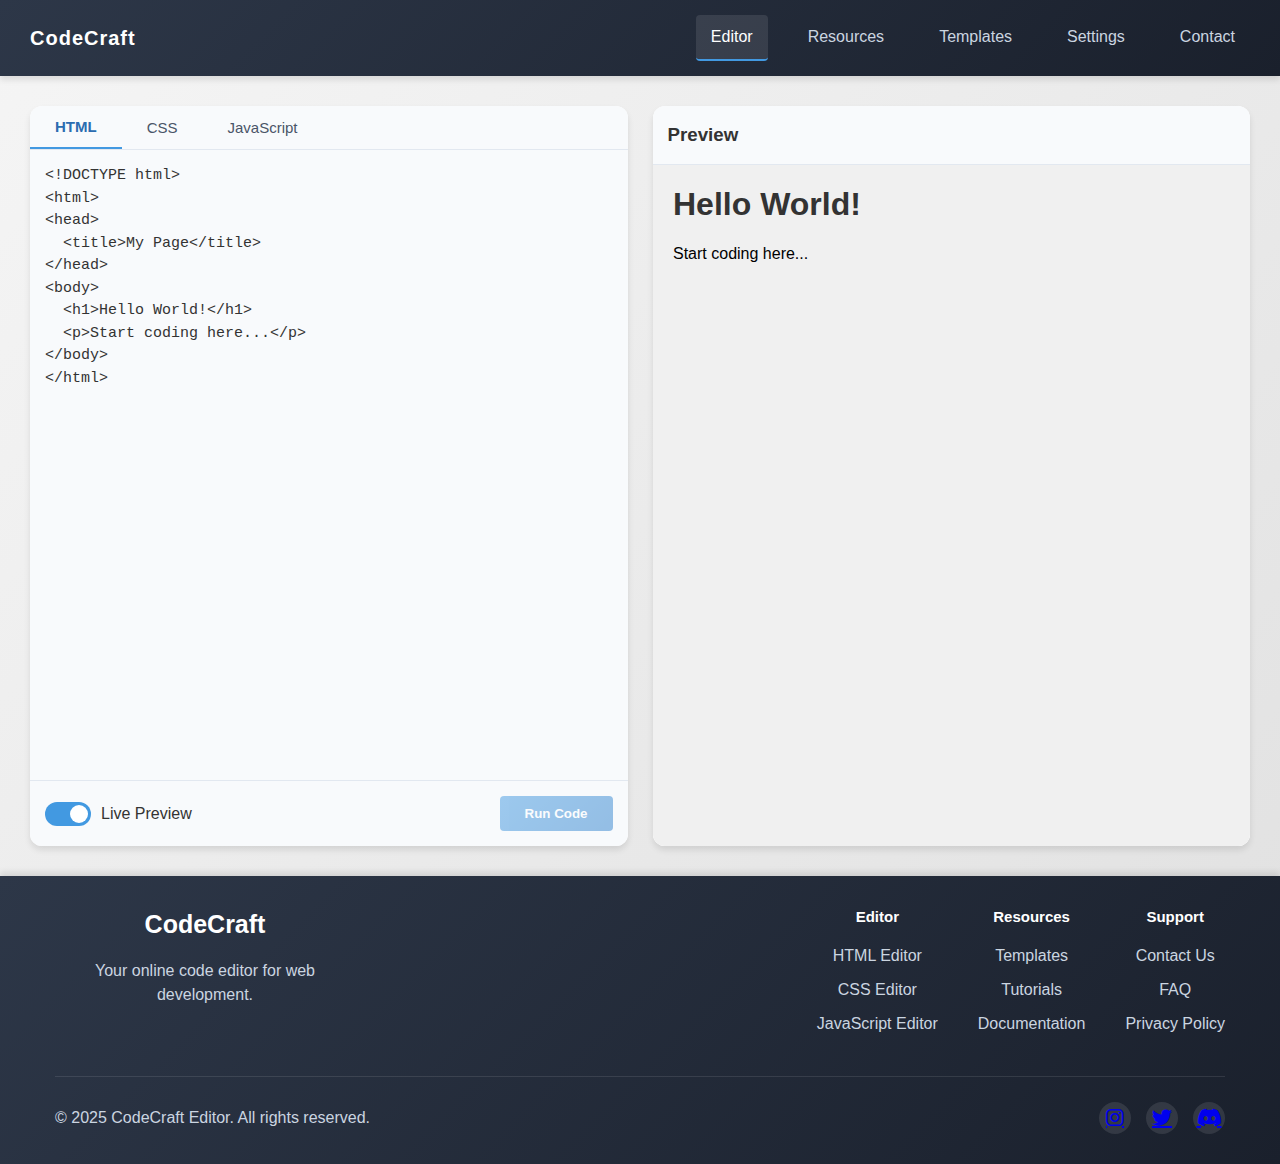
<file: index.html>
<html>
<head>
    <title>CodeCraft - Web Code Editor</title>
    <link rel="stylesheet" href="final.css">
    <link rel="stylesheet" href="footer.css">
    <link rel="stylesheet" href="https://cdnjs.cloudflare.com/ajax/libs/font-awesome/6.0.0/css/all.min.css">
</head>
<body>
    <header>
        <div class="logo">
            <h1>CodeCraft</h1>
        </div>
        
        <div class="hamburger-menu">
            <div class="hamburger-icon">
                <span></span>
                <span></span>
                <span></span>
            </div>
        </div>
        
        <nav id="main-nav">
            <ul>
                <li><a href="index.html" class="active">Editor</a></li>
                <li><a href="resources.html">Resources</a></li>
                <li><a href="templates.html">Templates</a></li>
                <li><a href="settings.html">Settings</a></li>
                <li><a href="contact.html">Contact</a></li>
            </ul>
        </nav>
    </header>

    <main>
        <div class="editor-container">
            <div class="editor-section">
                <div class="tabs">
                    <button class="tab-btn active" data-target="html-editor">HTML</button>
                    <button class="tab-btn" data-target="css-editor">CSS</button>
                    <button class="tab-btn" data-target="js-editor">JavaScript</button>
                </div>
                
                <div class="editor-tabs">
                    <div id="html-editor" class="editor-tab active">
                        <textarea id="html-code" placeholder="Enter HTML code here..."></textarea>
                    </div>
                    
                    <div id="css-editor" class="editor-tab">
                        <textarea id="css-code" placeholder="Enter CSS code here..."></textarea>
                    </div>
                    
                    <div id="js-editor" class="editor-tab">
                        <textarea id="js-code" placeholder="Enter JavaScript code here..."></textarea>
                    </div>
                </div>
                
                <div class="editor-controls">
                    <div class="preview-toggle">
                        <label class="switch">
                            <input type="checkbox" id="live-toggle">
                            <span class="slider round"></span>
                        </label>
                        <span id="toggle-label">Live Preview</span>
                    </div>
                    
                    <button id="run-btn">Run Code</button>
                </div>
            </div>
            
            <div class="preview-section">
                <h3>Preview</h3>
                <iframe id="preview-frame" title="Code Preview"></iframe>
            </div>
        </div>
    </main>

    <footer>
        <div class="footer-container">
            <div class="footer-main">
                <div class="footer-brand">
                    <h2>CodeCraft</h2>
                    <p>Your online code editor for web development.</p>
                </div>
                
                <div class="footer-links">
                    <div class="footer-section">
                        <h3>Editor</h3>
                        <ul>
                            <li><a href="index.html">HTML Editor</a></li>
                            <li><a href="index.html">CSS Editor</a></li>
                            <li><a href="index.html">JavaScript Editor</a></li>
                        </ul>
                    </div>
                    
                    <div class="footer-section">
                        <h3>Resources</h3>
                        <ul>
                            <li><a href="templates.html">Templates</a></li>
                            <li><a href="resources.html">Tutorials</a></li>
                            <li><a href="resources.html">Documentation</a></li>
                        </ul>
                    </div>
                    
                    <div class="footer-section">
                        <h3>Support</h3>
                        <ul>
                            <li><a href="contact.html">Contact Us</a></li>
                            <li><a href="contact.html">FAQ</a></li>
                            <li><a href="#">Privacy Policy</a></li>
                        </ul>
                    </div>
                </div>
            </div>
            
            <div class="footer-bottom">
                <p>&copy; 2025 CodeCraft Editor. All rights reserved.</p>
                
                <div class="social-icons">
                    <a href="#"><i class="fab fa-instagram"></i></a>
                    <a href="#"><i class="fab fa-twitter"></i></a>
                     <a href="#"><i class="fab fa-discord"></i></a>
            </div>
        </div>
    </footer>

    <script src="script.js"></script>
    <script>
        // Load theme from localStorage
        function loadTheme() {
            const currentTheme = localStorage.getItem('currentTheme') || 'light';
            applyTheme(currentTheme);
        }
        
        // Apply theme to page
        function applyTheme(theme) {
            // Remove all theme classes first
            document.body.classList.remove('theme-light', 'theme-dark', 'theme-contrast');
            
            // Add selected theme class
            document.body.classList.add(`theme-${theme}`);
            
            // Update CSS custom properties for theme colors
            const root = document.documentElement;
            
            if (theme === 'light') {
                root.style.setProperty('--bg-color', '#f8f9fa');
                root.style.setProperty('--text-color', '#333333');
                root.style.setProperty('--primary-color', '#4299e1');
                root.style.setProperty('--secondary-color', '#ebf8ff');
                root.style.setProperty('--border-color', '#e2e8f0');
            } else if (theme === 'dark') {
                root.style.setProperty('--bg-color', '#1a202c');
                root.style.setProperty('--text-color', '#e2e8f0');
                root.style.setProperty('--primary-color', '#63b3ed');
                root.style.setProperty('--secondary-color', '#2d3748');
                root.style.setProperty('--border-color', '#4a5568');
            } 
            else if (theme === 'contrast') {
                root.style.setProperty('--bg-color', '#000000');
                root.style.setProperty('--text-color', '#ffffff');
                root.style.setProperty('--primary-color', '#ffff00');
                root.style.setProperty('--secondary-color', '#0000ff');
                root.style.setProperty('--border-color', '#ffffff');
            }
        }
        
        // Initialize theme on page load
        document.addEventListener('DOMContentLoaded', function() {
            loadTheme();
        });
        
        // Load theme immediately in case DOMContentLoaded has already fired
        if (document.readyState === 'complete' || document.readyState === 'interactive') {
            loadTheme();
        }
    </script>
</body>
</html>
</file>
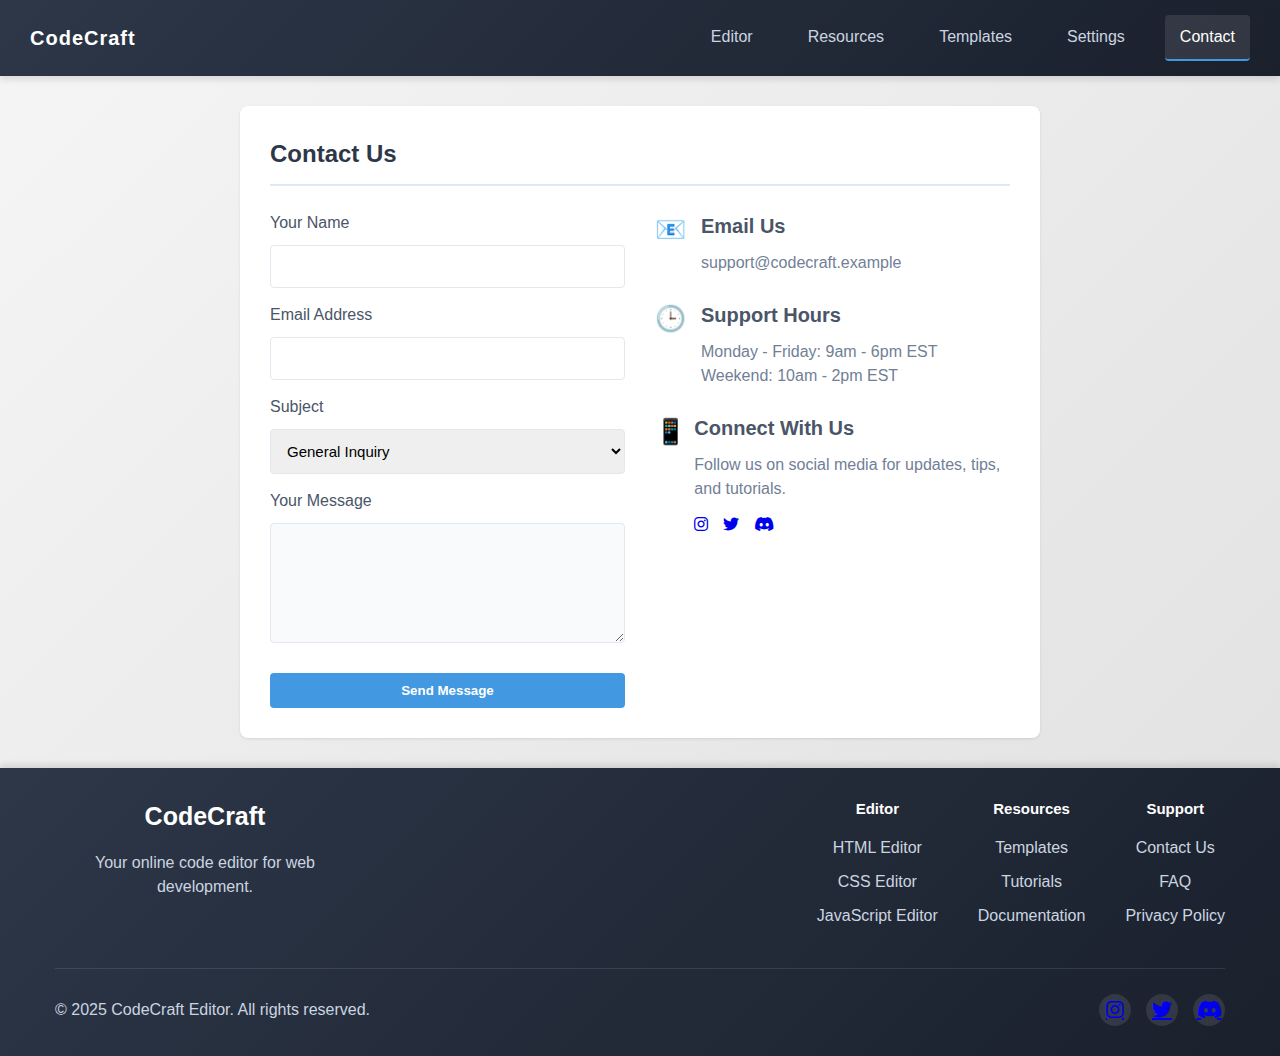
<file: contact.html>
<html>
<head>
    <title>CodeCraft - Contact Us</title>
    <link rel="stylesheet" href="final.css">
    <link rel="stylesheet" href="footer.css">
    <link rel="stylesheet" href="https://cdnjs.cloudflare.com/ajax/libs/font-awesome/6.0.0/css/all.min.css">
    <style>
        .contact-container {
            max-width: 800px;
            margin: 0 auto;
            background-color: white;
            border-radius: 8px;
            box-shadow: 0 1px 3px rgba(0, 0, 0, 0.1);
            padding: 30px;
        }

        .contact-container h2 {
            margin-bottom: 25px;
            color: #2d3748;
            border-bottom: 2px solid #e2e8f0;
            padding-bottom: 12px;
        }

        .contact-grid {
            display: grid;
            grid-template-columns: 1fr 1fr;
            gap: 30px;
        }

        .contact-form {
            display: flex;
            flex-direction: column;
            gap: 15px;
        }

        .form-group {
            display: flex;
            flex-direction: column;
            gap: 10px;
        }

        .form-group label {
            font-weight: 500;
            color: #4a5568;
        }

        .form-group input,
        .form-group textarea,
        .form-group select {
            padding: 12px;
            border-radius: 4px;
            border: 1px solid #e2e8f0;
            font-size: 15px;
        }

        .form-group textarea {
            resize: vertical;
            min-height: 120px;
        }

        .submit-btn {
            padding: 10px 25px;
            background-color: #4299e1;
            color: white;
            border: none;
            border-radius: 4px;
            font-weight: 600;
            cursor: pointer;
            margin-top: 15px;
            transition: background-color 0.3s;
        }

        .submit-btn:hover {
            background-color: #3182ce;
        }

        .contact-info {
            display: flex;
            flex-direction: column;
            gap: 25px;
        }

        .info-item {
            display: flex;
            align-items: flex-start;
            gap: 15px;
        }

        .info-icon {
            min-width: 24px;
            font-size: 25px;
            color: #4299e1;
        }

        .info-content h3 {
            margin-bottom: 10px;
            color: #4a5568;
            font-size: 20px
        }

        .info-content p {
            color: #718096;
            line-height: 1.5;
        }

        .social-list {
            display: flex;
            gap: 15px;
            margin-top: 15px;
        }


        .success-message {
            background-color: #c6f6d5;
            color: #2f855a;
            padding: 15px;
            border-radius: 4px;
            margin-bottom: 15px;
            display: none;
        }

        @media (max-width: 768px) {
            .contact-grid {
                grid-template-columns: 1fr;
            }
            
            .contact-info {
                order: -1;
                margin-bottom: 30px;
            }
        }
    </style>
</head>
<body>
    <header>
        <div class="logo">
            <h1>CodeCraft</h1>
        </div>
        
        <div class="hamburger-menu">
            <div class="hamburger-icon">
                <span></span>
                <span></span>
                <span></span>
            </div>
        </div>
        
        <nav id="main-nav">
            <ul>
                <li><a href="index.html">Editor</a></li>
                <li><a href="resources.html">Resources</a></li>
                <li><a href="templates.html">Templates</a></li>
                <li><a href="settings.html">Settings</a></li>
                <li><a href="contact.html" class="active">Contact</a></li>
            </ul>
        </nav>
    </header>

    <main>
        <div class="contact-container">
            <h2>Contact Us</h2>
            
            <div class="success-message" id="success-message">
                Your message has been sent successfully. We'll get back to you soon!
            </div>
            
            <div class="contact-grid">
                <div >
                    <form id="contact-form" class="contact-form">
                        <div class="form-group">
                            <label for="name">Your Name</label>
                            <input type="text" id="name" name="name" required>
                        </div>
                        
                        <div class="form-group">
                            <label for="email">Email Address</label>
                            <input type="email" id="email" name="email" required>
                        </div>
                        
                        <div class="form-group">
                            <label for="subject">Subject</label>
                            <select id="subject" name="subject">
                                <option value="general">General Inquiry</option>
                                <option value="support">Technical Support</option>
                                <option value="feedback">Feedback</option>
                                <option value="other">Other</option>
                            </select>
                        </div>
                        
                        <div class="form-group">
                            <label for="message">Your Message</label>
                            <textarea id="message" name="message" required></textarea>
                        </div>
                        
                        <button type="submit" class="submit-btn">Send Message</button>
                    </form>
                </div>
                
                <div class="contact-info">
                    <div class="info-item">
                        <div class="info-icon">📧</div>
                        <div class="info-content">
                            <h3>Email Us</h3>
                            <p>support@codecraft.example</p>
                        </div>
                    </div>
                    
                    <div class="info-item">
                        <div class="info-icon">🕒</div>
                        <div class="info-content">
                            <h3>Support Hours</h3>
                            <p>Monday - Friday: 9am - 6pm EST</p>
                            <p>Weekend: 10am - 2pm EST</p>
                        </div>
                    </div>
                    
                    <div class="info-item">
                        <div class="info-icon">📱</div>
                        <div class="info-content">
                            <h3>Connect With Us</h3>
                            <p>Follow us on social media for updates, tips, and tutorials.</p>
                            <div class="social-list">
                                <a href="#"><i class="fab fa-instagram"></i></a>
                                <a href="#"><i class="fab fa-twitter"></i></a>
                                <a href="#"><i class="fab fa-discord"></i></a>
                            </div>
                        </div>
                    </div>
                </div>
            </div>
        </div>
    </main>

    <footer>
        <div class="footer-container">
            <div class="footer-main">
                <div class="footer-brand">
                    <h2>CodeCraft</h2>
                    <p>Your online code editor for web development.</p>
                </div>
                
                <div class="footer-links">
                    <div class="footer-section">
                        <h3>Editor</h3>
                        <ul>
                            <li><a href="index.html">HTML Editor</a></li>
                            <li><a href="index.html">CSS Editor</a></li>
                            <li><a href="index.html">JavaScript Editor</a></li>
                        </ul>
                    </div>
                    
                    <div class="footer-section">
                        <h3>Resources</h3>
                        <ul>
                            <li><a href="templates.html">Templates</a></li>
                            <li><a href="resources.html">Tutorials</a></li>
                            <li><a href="resources.html">Documentation</a></li>
                        </ul>
                    </div>
                    
                    <div class="footer-section">
                        <h3>Support</h3>
                        <ul>
                            <li><a href="contact.html">Contact Us</a></li>
                            <li><a href="contact.html">FAQ</a></li>
                            <li><a href="#">Privacy Policy</a></li>
                        </ul>
                    </div>
                </div>
            </div>
            
            <div class="footer-bottom">
                <p>&copy; 2025 CodeCraft Editor. All rights reserved.</p>
                
                <div class="social-icons">
                    <a href="#"><i class="fab fa-instagram"></i></a>
                    <a href="#"><i class="fab fa-twitter"></i></a>
                     <a href="#"><i class="fab fa-discord"></i></a>
            </div>
        </div>
    </footer>

    <script>
        // Load theme from localStorage
        function loadTheme() {
            const currentTheme = localStorage.getItem('currentTheme') || 'light';
            applyTheme(currentTheme);
        }
        
        // Apply theme to page
        function applyTheme(theme) {
            // Remove all theme classes first
            document.body.classList.remove('theme-light', 'theme-dark', 'theme-contrast');
            
            // Add selected theme class
            document.body.classList.add(`theme-${theme}`);
            
            // Update CSS custom properties for theme colors
            const root = document.documentElement;
            
            if (theme === 'light') {
                root.style.setProperty('--bg-color', '#f8f9fa');
                root.style.setProperty('--text-color', '#333333');
                root.style.setProperty('--primary-color', '#4299e1');
                root.style.setProperty('--secondary-color', '#ebf8ff');
                root.style.setProperty('--border-color', '#e2e8f0');
            } else if (theme === 'dark') {
                root.style.setProperty('--bg-color', '#1a202c');
                root.style.setProperty('--text-color', '#e2e8f0');
                root.style.setProperty('--primary-color', '#63b3ed');
                root.style.setProperty('--secondary-color', '#2d3748');
                root.style.setProperty('--border-color', '#4a5568');
            }
            else if (theme === 'contrast') {
                root.style.setProperty('--bg-color', '#000000');
                root.style.setProperty('--text-color', '#ffffff');
                root.style.setProperty('--primary-color', '#ffff00');
                root.style.setProperty('--secondary-color', '#0000ff');
                root.style.setProperty('--border-color', '#ffffff');
            }
        }

        // Initialize theme on page load
        document.addEventListener('DOMContentLoaded', function() {
            loadTheme();
        });
        
        // Load theme immediately in case DOMContentLoaded has already fired
        if (document.readyState === 'complete' || document.readyState === 'interactive') {
            loadTheme();
        }
        
        
        document.querySelector('.hamburger-icon').addEventListener('click', function() {
            this.classList.toggle('active');
            document.getElementById('main-nav').classList.toggle('active');
        });
        
        
        document.getElementById('contact-form').addEventListener('submit', function(e) {
            e.preventDefault();
        
            setTimeout(() => {
                document.getElementById('success-message').style.display = 'block';
                this.reset();
                
                setTimeout(() => {
                    document.getElementById('success-message').style.display = 'none';
                }, 5000);
            }, 1000);
        });
        
        
    </script>
</body>
</html>
</file>
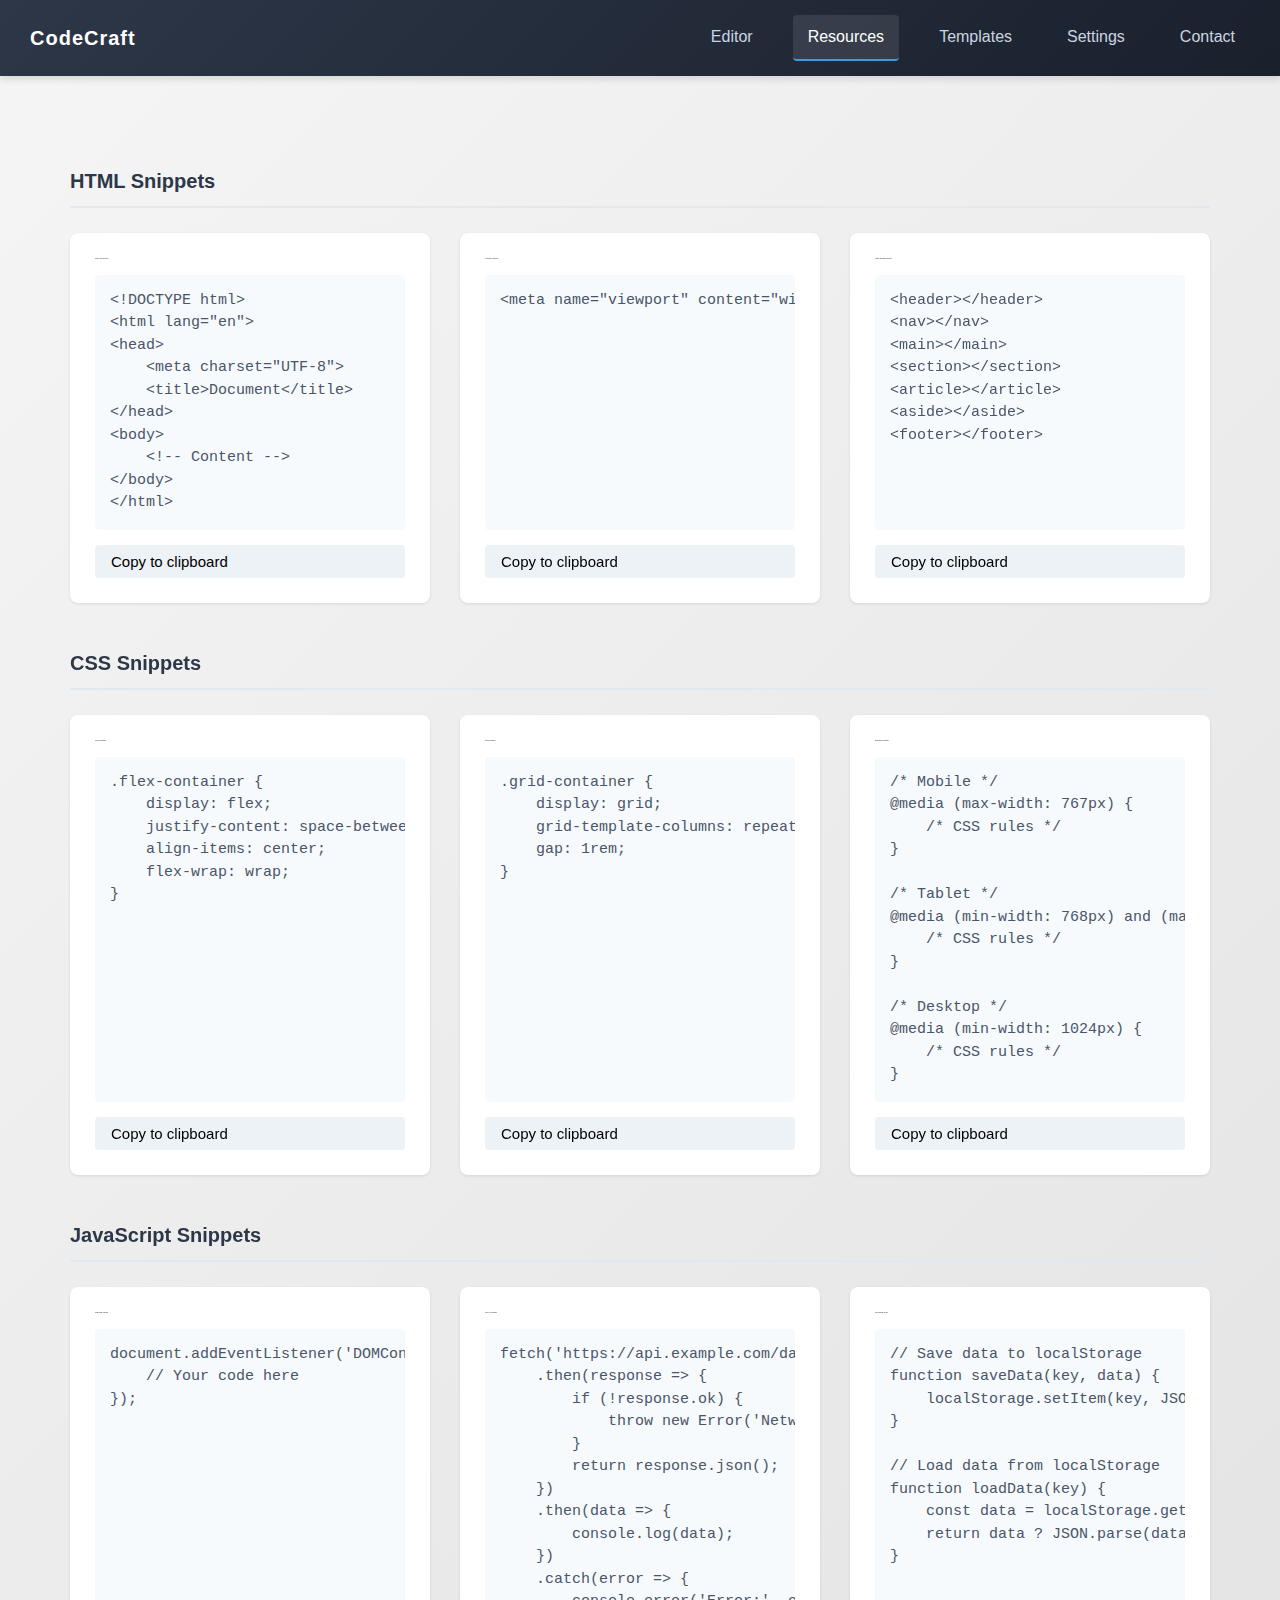
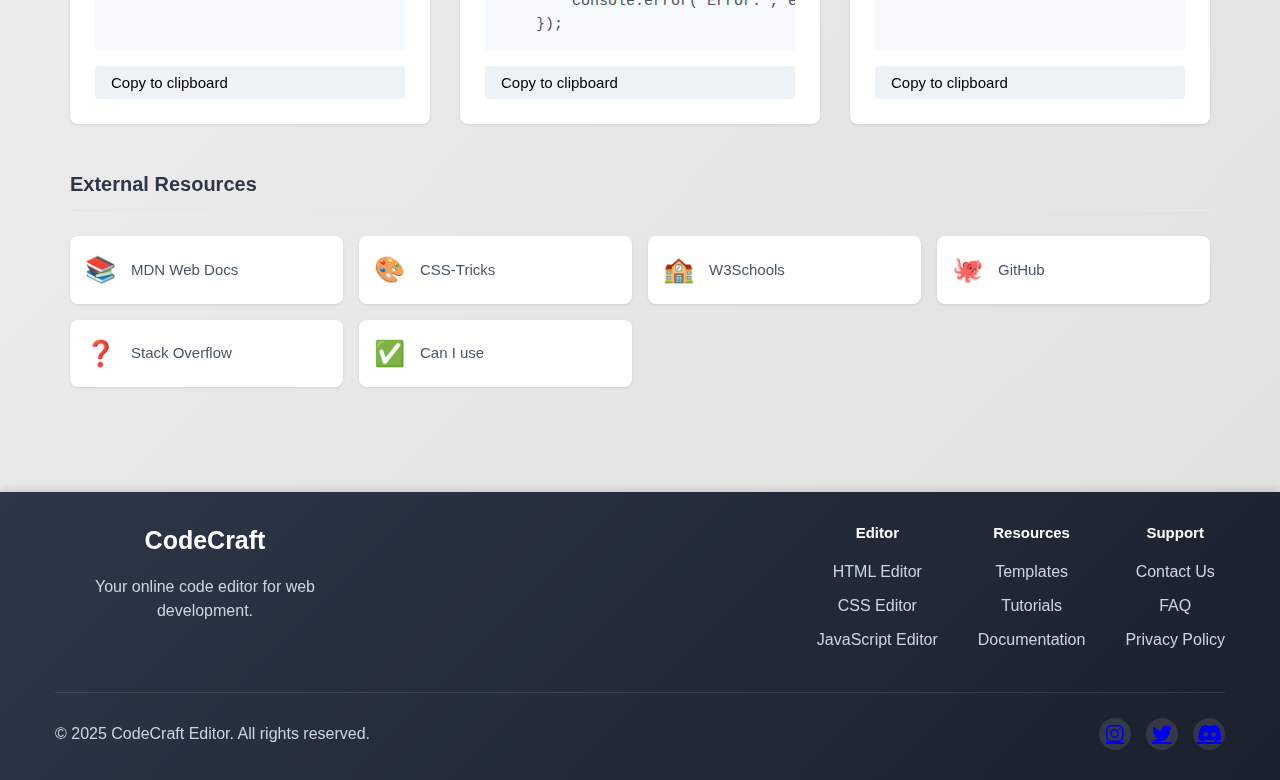
<file: resources.html>
<html>
<head>
    
    <title>Code Resources - CodeCraft</title>
    <link rel="stylesheet" href="final.css">
    <link rel="stylesheet" href="footer.css">
    <link rel="stylesheet" href="https://cdnjs.cloudflare.com/ajax/libs/font-awesome/6.0.0/css/all.min.css">
    <style>
        .resources-container {
            max-width: 1200px;
            margin: 0 auto;
            padding: 30px;
        }
        
        .section-title {
            margin-bottom: 25px;
            color: #2d3748;
            border-bottom: 2px solid #e2e8f0;
            padding-bottom: 10px;
        }
        
        .snippets-grid {
            display: grid;
            grid-template-columns: repeat(auto-fill, minmax(300px, 1fr));
            gap: 30px;
            margin-bottom: 45px;
        }
        
        .snippet-card {
            background-color: white;
            border-radius: 8px;
            box-shadow: 0 1px 3px rgba(0, 0, 0, 0.1);
            padding: 25px;
            transition: transform 0.3s, box-shadow 0.3s;
        }
        
        .snippet-card:hover {
            transform: translateY(-5px);
            box-shadow: 0 4px 12px rgba(0, 0, 0, 0.15);
        }
        
        .snippet-card h3 {
            margin-bottom: 15px;
            color: #4a5568;
        }
        
        .snippet-card pre {
            background-color: #f7fafc;
            padding: 15px;
            border-radius: 4px;
            overflow-x: auto;
            margin-bottom: 15px;
        }
        
        .snippet-card code {
            font-family: monospace;
            color: #4a5568;
        }
        
        .snippet-card .copy-btn {
            background-color: #edf2f7;
            border: none;
            padding: 8px 16px;
            border-radius: 4px;
            cursor: pointer;
            display: flex;
            align-items: center;
            gap: 8px;
            font-size: 15px;
            transition: background-color 0.3s;
        }
        
        .snippet-card .copy-btn:hover {
            background-color: #e2e8f0;
        }
        
        .resource-links {
            margin-bottom: 45px;
        }
        
        .resource-links ul {
            list-style: none;
            display: grid;
            grid-template-columns: repeat(auto-fill, minmax(250px, 1fr));
            gap: 1rem;
        }
        
        .resource-links li {
            background-color: white;
            border-radius: 8px;
            box-shadow: 0 1px 3px rgba(0, 0, 0, 0.1);
            transition: transform 0.3s, box-shadow 0.3s;
        }
        
        .resource-links li:hover {
            transform: translateY(-3px);
            box-shadow: 0 4px 12px rgba(0, 0, 0, 0.15);
        }
        
        .resource-links a {
            display: block;
            padding: 15px;
            color: #4a5568;
            text-decoration: none;
            display: flex;
            align-items: center;
            gap: 15px;
        }
        
        .resource-links .icon {
            font-size: 25px;
            color: #4299e1;
        }
        
        .resource-links .resource-title {
            font-weight: 500;
            font-size: 15px;
        }
        
        @media (max-width: 768px) {
            .snippets-grid {
                grid-template-columns: 1fr;
            }
        }
    </style>
</head>

<body>
    <header>
        <div class="logo">
            <h1>CodeCraft</h1>
        </div>

        <div class="hamburger-menu">
            <div class="hamburger-icon">
                <span></span>
                <span></span>
                <span></span>
            </div>
        </div>

        <nav id="main-nav">
            <ul>
                <li><a href="index.html">Editor</a></li>
                <li><a href="resources.html" class="active">Resources</a></li>
                <li><a href="templates.html">Templates</a></li>
                <li><a href="settings.html">Settings</a></li>
                <li><a href="contact.html">Contact</a></li>
            </ul>
        </nav>
    </header>

    <main>
        <div class="resources-container">
            <h2 class="section-title">HTML Snippets</h2>
            <div class="snippets-grid" id="html-snippets">
               

                <div class="snippet-card">
                    <h3>Basic HTML Structure</h3>
                    <pre><code>&lt;!DOCTYPE html&gt;
&lt;html lang="en"&gt;
&lt;head&gt;
    &lt;meta charset="UTF-8"&gt;
    &lt;title&gt;Document&lt;/title&gt;
&lt;/head&gt;
&lt;body&gt;
    &lt;!-- Content --&gt;
&lt;/body&gt;
&lt;/html&gt;</code></pre>
                    <button class="copy-btn">Copy to clipboard</button>
                </div>

                <div class="snippet-card">
                    <h3>Responsive Meta Tag</h3>
                    <pre><code>&lt;meta name="viewport" content="width=device-width, initial-scale=1.0"&gt;</code></pre>
                    <button class="copy-btn">Copy to clipboard</button>
                </div>

                <div class="snippet-card">
                    <h3>HTML5 Semantic Elements</h3>
                    <pre><code>&lt;header&gt;&lt;/header&gt;
&lt;nav&gt;&lt;/nav&gt;
&lt;main&gt;&lt;/main&gt;
&lt;section&gt;&lt;/section&gt;
&lt;article&gt;&lt;/article&gt;
&lt;aside&gt;&lt;/aside&gt;
&lt;footer&gt;&lt;/footer&gt;</code></pre>
                    <button class="copy-btn">Copy to clipboard</button>
                </div>
            </div>

            <h2 class="section-title">CSS Snippets</h2>
            <div class="snippets-grid" id="css-snippets">
                
                
                <div class="snippet-card">
                    <h3>Flexbox Container</h3>
                    <pre><code>.flex-container {
    display: flex;
    justify-content: space-between;
    align-items: center;
    flex-wrap: wrap;
}</code></pre>
                    <button class="copy-btn">Copy to clipboard</button>
                </div>

                <div class="snippet-card">
                    <h3>CSS Grid Layout</h3>
                    <pre><code>.grid-container {
    display: grid;
    grid-template-columns: repeat(auto-fill, minmax(250px, 1fr));
    gap: 1rem;
}</code></pre>
                    <button class="copy-btn">Copy to clipboard</button>
                </div>

                <div class="snippet-card">
                    <h3>Media Query Template</h3>
                    <pre><code>/* Mobile */
@media (max-width: 767px) {
    /* CSS rules */
}

/* Tablet */
@media (min-width: 768px) and (max-width: 1023px) {
    /* CSS rules */
}

/* Desktop */
@media (min-width: 1024px) {
    /* CSS rules */
}</code></pre>
                    <button class="copy-btn">Copy to clipboard</button>
                </div>
            </div>

            <h2 class="section-title">JavaScript Snippets</h2>
            <div class="snippets-grid" id="js-snippets">
                

                <div class="snippet-card">
                    <h3>DOM Ready Function</h3>
                    <pre><code>document.addEventListener('DOMContentLoaded', function() {
    // Your code here
});</code></pre>
                    <button class="copy-btn">Copy to clipboard</button>
                </div>

                <div class="snippet-card">
                    <h3>Fetch API Template</h3>
                    <pre><code>fetch('https://api.example.com/data')
    .then(response => {
        if (!response.ok) {
            throw new Error('Network response was not ok');
        }
        return response.json();
    })
    .then(data => {
        console.log(data);
    })
    .catch(error => {
        console.error('Error:', error);
    });</code></pre>
                    <button class="copy-btn">Copy to clipboard</button>
                </div>

                <div class="snippet-card">
                    <h3>Local Storage Helper</h3>
                    <pre><code>// Save data to localStorage
function saveData(key, data) {
    localStorage.setItem(key, JSON.stringify(data));
}

// Load data from localStorage
function loadData(key) {
    const data = localStorage.getItem(key);
    return data ? JSON.parse(data) : null;
}</code></pre>
                    <button class="copy-btn">Copy to clipboard</button>
                </div>
            </div>

            <h2 class="section-title">External Resources</h2>
            <div class="resource-links">
                <ul>
                    <li>
                        <a href="https://developer.mozilla.org/en-US/" target="_blank">
                            <span class="icon">📚</span>
                            <span class="resource-title">MDN Web Docs</span>
                        </a>
                    </li>
                    <li>
                        <a href="https://css-tricks.com/" target="_blank">
                            <span class="icon">🎨</span>
                            <span class="resource-title">CSS-Tricks</span>
                        </a>
                    </li>
                    <li>
                        <a href="https://www.w3schools.com/" target="_blank">
                            <span class="icon">🏫</span>
                            <span class="resource-title">W3Schools</span>
                        </a>
                    </li>
                    <li>
                        <a href="https://github.com/" target="_blank">
                            <span class="icon">🐙</span>
                            <span class="resource-title">GitHub</span>
                        </a>
                    </li>
                    <li>
                        <a href="https://stackoverflow.com/" target="_blank">
                            <span class="icon">❓</span>
                            <span class="resource-title">Stack Overflow</span>
                        </a>
                    </li>
                    <li>
                        <a href="https://caniuse.com/" target="_blank">
                            <span class="icon">✅</span>
                            <span class="resource-title">Can I use</span>
                        </a>
                    </li>
                </ul>
            </div>
        </div>
    </main>

    <footer>
        <div class="footer-container">
            <div class="footer-main">
                <div class="footer-brand">
                    <h2>CodeCraft</h2>
                    <p>Your online code editor for web development.</p>
                </div>
                
                <div class="footer-links">
                    <div class="footer-section">
                        <h3>Editor</h3>
                        <ul>
                            <li><a href="index.html">HTML Editor</a></li>
                            <li><a href="index.html">CSS Editor</a></li>
                            <li><a href="index.html">JavaScript Editor</a></li>
                        </ul>
                    </div>
                    
                    <div class="footer-section">
                        <h3>Resources</h3>
                        <ul>
                            <li><a href="templates.html">Templates</a></li>
                            <li><a href="resources.html">Tutorials</a></li>
                            <li><a href="resources.html">Documentation</a></li>
                        </ul>
                    </div>
                    
                    <div class="footer-section">
                        <h3>Support</h3>
                        <ul>
                            <li><a href="contact.html">Contact Us</a></li>
                            <li><a href="contact.html">FAQ</a></li>
                            <li><a href="#">Privacy Policy</a></li>
                        </ul>
                    </div>
                </div>
            </div>
            
            <div class="footer-bottom">
                <p>&copy; 2025 CodeCraft Editor. All rights reserved.</p>
                
                <div class="social-icons">
                    <a href="#"><i class="fab fa-instagram"></i></a>
                    <a href="#"><i class="fab fa-twitter"></i></a>
                     <a href="#"><i class="fab fa-discord"></i></a>
            </div>
        </div>
    </footer>

    <script>
        // Load theme from localStorage
        function loadTheme() {
            const currentTheme = localStorage.getItem('currentTheme') || 'light';
            applyTheme(currentTheme);
        }
        
        // Apply theme to page
        function applyTheme(theme) {
            // Remove all theme classes first
            document.body.classList.remove('theme-light', 'theme-dark', 'theme-contrast');
            
            // Add selected theme class
            document.body.classList.add(`theme-${theme}`);
            
            // Update CSS custom properties for theme colors
            const root = document.documentElement;
            
            if (theme === 'light') {
                root.style.setProperty('--bg-color', '#f8f9fa');
                root.style.setProperty('--text-color', '#333333');
                root.style.setProperty('--primary-color', '#4299e1');
                root.style.setProperty('--secondary-color', '#ebf8ff');
                root.style.setProperty('--border-color', '#e2e8f0');
            } else if (theme === 'dark') {
                root.style.setProperty('--bg-color', '#1a202c');
                root.style.setProperty('--text-color', '#e2e8f0');
                root.style.setProperty('--primary-color', '#63b3ed');
                root.style.setProperty('--secondary-color', '#2d3748');
                root.style.setProperty('--border-color', '#4a5568');
            } else if (theme === 'contrast') {
                root.style.setProperty('--bg-color', '#000000');
                root.style.setProperty('--text-color', '#ffffff');
                root.style.setProperty('--primary-color', '#ffff00');
                root.style.setProperty('--secondary-color', '#0000ff');
                root.style.setProperty('--border-color', '#ffffff');
            }
        }

        // Initialize theme on page load
        document.addEventListener('DOMContentLoaded', function() {
            loadTheme();
        });
        
        // Load theme immediately in case DOMContentLoaded has already fired
        if (document.readyState === 'complete' || document.readyState === 'interactive') {
            loadTheme();
        }
        
        document.querySelectorAll('.copy-btn').forEach(button => {
            button.addEventListener('click', function() {
                const codeElement = this.previousElementSibling.querySelector('code');
                const text = codeElement.textContent;
                
                navigator.clipboard.writeText(text).then(() => {
                    const originalText = this.textContent;
                    this.textContent = 'Copied!';
                    
                    setTimeout(() => {
                        this.textContent = originalText;
                    }, 2000);
                });
            });
        });
        
        document.querySelector('.hamburger-icon').addEventListener('click', function() {
            this.classList.toggle('active');
            document.getElementById('main-nav').classList.toggle('active');
        });
        
        
    </script>
</body>

</html>
</file>
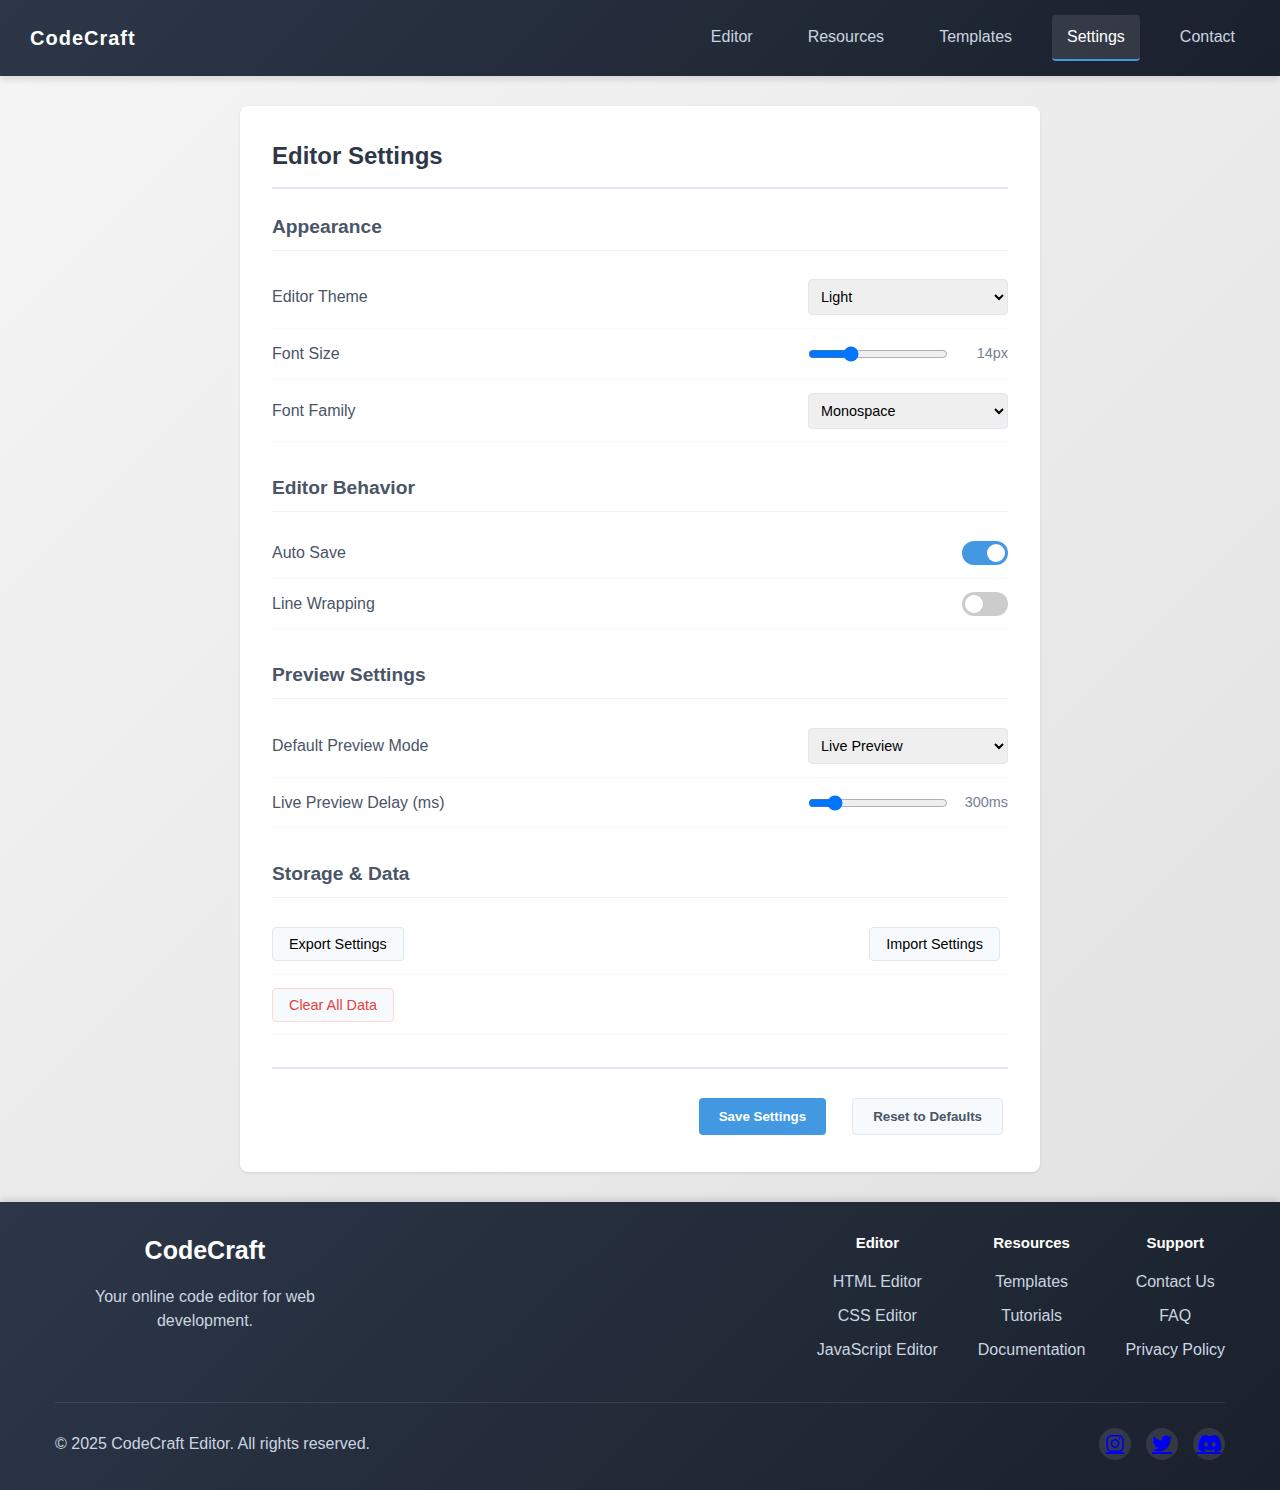
<file: settings.html>
<!DOCTYPE html>
<html lang="en">
<head>
    <meta charset="UTF-8">
    <meta name="viewport" content="width=device-width, initial-scale=1.0">
    <title>CodeCraft - Settings</title>
    <link rel="stylesheet" href="final.css">
    <link rel="stylesheet" href="settings.css">
    <link rel="stylesheet" href="footer.css">
    <link rel="stylesheet" href="https://cdnjs.cloudflare.com/ajax/libs/font-awesome/6.0.0/css/all.min.css">
    <style>
        /* Additional styles to ensure visibility */
        .primary-btn, .secondary-btn {
            cursor: pointer;
            padding: 10px 20px;
            border-radius: 4px;
            font-weight: bold;
            margin: 5px;
        }
        .primary-btn {
            background-color: #4299e1;
            color: white;
            border: none;
        }
        .secondary-btn {
            background-color: #f7fafc;
            color: #4a5568;
            border: 1px solid #e2e8f0;
        }
        .settings-notification {
            position: fixed;
            bottom: 20px;
            right: 20px;
            background-color: #4299e1;
            color: white;
            padding: 12px 24px;
            border-radius: 4px;
            box-shadow: 0 2px 10px rgba(0, 0, 0, 0.1);
            transform: translateY(100px);
            opacity: 0;
            transition: all 0.3s ease;
            z-index: 1000;
        }
        .settings-notification.show {
            transform: translateY(0);
            opacity: 1;
        }
    </style>
</head>
<body>
    <header>
        <div class="logo">
            <h1>CodeCraft</h1>
        </div>
        
        <div class="hamburger-menu">
            <div class="hamburger-icon">
                <span></span>
                <span></span>
                <span></span>
            </div>
        </div>
        
        <nav id="main-nav">
            <ul>
                <li><a href="index.html">Editor</a></li>
                <li><a href="resources.html">Resources</a></li>
                <li><a href="templates.html">Templates</a></li>
                <li><a href="settings.html" class="active">Settings</a></li>
                <li><a href="contact.html">Contact</a></li>
            </ul>
        </nav>
    </header>

    <main>
        <div class="settings-container">
            <h2>Editor Settings</h2>
            
            <div class="settings-section">
                <h3>Appearance</h3>
                <div class="setting-item">
                    <label for="theme-selector">Editor Theme</label>
                    <select id="theme-selector" onchange="changeTheme(this.value)">
                        <option value="light">Light</option>
                        <option value="dark">Dark</option>
                        <option value="contrast">High Contrast</option>
                    </select>
                </div>
                
                <div class="setting-item">
                    <label for="font-size">Font Size</label>
                    <div class="range-container">
                        <input type="range" id="font-size" min="10" max="24" value="14" oninput="updateFontSizeValue(this.value)">
                        <span id="font-size-value">14px</span>
                    </div>
                </div>
                
                <div class="setting-item">
                    <label for="font-family">Font Family</label>
                    <select id="font-family">
                        <option value="monospace">Monospace</option>
                        <option value="consolas">Consolas</option>
                        <option value="courier">Courier New</option>
                        <option value="source-code-pro">Source Code Pro</option>
                    </select>
                </div>
            </div>
            
            <div class="settings-section">
                <h3>Editor Behavior</h3>
                <div class="setting-item">
                    <label for="auto-save">Auto Save</label>
                    <label class="switch">
                        <input type="checkbox" id="auto-save" checked>
                        <span class="slider round"></span>
                    </label>
                </div>
                
                <div class="setting-item">
                    <label for="line-wrap">Line Wrapping</label>
                    <label class="switch">
                        <input type="checkbox" id="line-wrap">
                        <span class="slider round"></span>
                    </label>
                </div>
               
            </div>
            
            <div class="settings-section">
                <h3>Preview Settings</h3>
                <div class="setting-item">
                    <label for="default-preview">Default Preview Mode</label>
                    <select id="default-preview">
                        <option value="live">Live Preview</option>
                        <option value="manual">Manual Run</option>
                    </select>
                </div>
                
                <div class="setting-item">
                    <label for="preview-delay">Live Preview Delay (ms)</label>
                    <div class="range-container">
                        <input type="range" id="preview-delay" min="0" max="2000" step="100" value="300" oninput="updateDelayValue(this.value)">
                        <span id="preview-delay-value">300ms</span>
                    </div>
                </div>
            </div>
            
            <div class="settings-section">
                <h3>Storage & Data</h3>
                <div class="setting-item">
                    <button id="export-settings" class="settings-btn" onclick="exportSettingsHandler()">Export Settings</button>
                    <button id="import-settings" class="settings-btn" onclick="importSettingsHandler()">Import Settings</button>
                </div>
                
                <div class="setting-item">
                    <button id="clear-data" class="settings-btn danger" onclick="clearDataHandler()">Clear All Data</button>
                </div>
            </div>
            
            <div class="settings-actions">
                <button id="save-settings" class="primary-btn" onclick="saveSettingsHandler()">Save Settings</button>
                <button id="reset-settings" class="secondary-btn" onclick="resetSettingsHandler()">Reset to Defaults</button>
            </div>
        </div>
    </main>

    <footer>
        <div class="footer-container">
            <div class="footer-main">
                <div class="footer-brand">
                    <h2>CodeCraft</h2>
                    <p>Your online code editor for web development.</p>
                </div>
                
                <div class="footer-links">
                    <div class="footer-section">
                        <h3>Editor</h3>
                        <ul>
                            <li><a href="index.html">HTML Editor</a></li>
                            <li><a href="index.html">CSS Editor</a></li>
                            <li><a href="index.html">JavaScript Editor</a></li>
                        </ul>
                    </div>
                    
                    <div class="footer-section">
                        <h3>Resources</h3>
                        <ul>
                            <li><a href="templates.html">Templates</a></li>
                            <li><a href="resources.html">Tutorials</a></li>
                            <li><a href="resources.html">Documentation</a></li>
                        </ul>
                    </div>
                    
                    <div class="footer-section">
                        <h3>Support</h3>
                        <ul>
                            <li><a href="contact.html">Contact Us</a></li>
                            <li><a href="contact.html">FAQ</a></li>
                            <li><a href="#">Privacy Policy</a></li>
                        </ul>
                    </div>
                </div>
            </div>
            
            <div class="footer-bottom">
                <p>&copy; 2025 CodeCraft Editor. All rights reserved.</p>
                
                <div class="social-icons">
                    <a href="#"><i class="fab fa-instagram"></i></a>
                    <a href="#"><i class="fab fa-twitter"></i></a>
                     <a href="#"><i class="fab fa-discord"></i></a>
            </div>
        </div>
    </footer>


    <script>
        // Default settings
        const defaultSettings = {
            theme: 'light',
            fontSize: 14,
            fontFamily: 'monospace',
            autoSave: true,
            lineWrap: false,
            defaultPreview: 'live',
            previewDelay: 300
        };
        
        // Load settings from localStorage
        function loadSettings() {
            const savedSettings = localStorage.getItem('codecraftSettings');
            let settings = defaultSettings;
            
            if (savedSettings) {
                try {
                    settings = JSON.parse(savedSettings);
                } catch (e) {
                    console.error('Error parsing settings:', e);
                }
            }
            
            // Apply loaded settings to UI elements
            document.getElementById('theme-selector').value = settings.theme;
            document.getElementById('font-size').value = settings.fontSize;
            document.getElementById('font-size-value').textContent = `${settings.fontSize}px`;
            document.getElementById('font-family').value = settings.fontFamily;
            document.getElementById('auto-save').checked = settings.autoSave;
            document.getElementById('line-wrap').checked = settings.lineWrap;
            document.getElementById('default-preview').value = settings.defaultPreview;
            document.getElementById('preview-delay').value = settings.previewDelay;
            document.getElementById('preview-delay-value').textContent = `${settings.previewDelay}ms`;
            
            // Apply theme immediately
            applyTheme(settings.theme);
        }
        
        // Save settings to localStorage
        function saveSettingsHandler() {
            const settings = {
                theme: document.getElementById('theme-selector').value,
                fontSize: parseInt(document.getElementById('font-size').value),
                fontFamily: document.getElementById('font-family').value,
                autoSave: document.getElementById('auto-save').checked,
                lineWrap: document.getElementById('line-wrap').checked,
                defaultPreview: document.getElementById('default-preview').value,
                previewDelay: parseInt(document.getElementById('preview-delay').value)
            };
            
            localStorage.setItem('codecraftSettings', JSON.stringify(settings));
            
            // Apply the theme immediately when saved
            applyTheme(settings.theme);
            
            showNotification('Settings saved successfully');
        }
        
        // Reset settings to defaults
        function resetSettingsHandler() {
            document.getElementById('theme-selector').value = defaultSettings.theme;
            document.getElementById('font-size').value = defaultSettings.fontSize;
            document.getElementById('font-size-value').textContent = `${defaultSettings.fontSize}px`;
            document.getElementById('font-family').value = defaultSettings.fontFamily;
            document.getElementById('auto-save').checked = defaultSettings.autoSave;
            document.getElementById('line-wrap').checked = defaultSettings.lineWrap;
            document.getElementById('default-preview').value = defaultSettings.defaultPreview;
            document.getElementById('preview-delay').value = defaultSettings.previewDelay;
            document.getElementById('preview-delay-value').textContent = `${defaultSettings.previewDelay}ms`;
            
            // Apply default theme immediately
            applyTheme(defaultSettings.theme);
            
            showNotification('Settings reset to defaults');
        }
        
        // Apply theme to page
        function applyTheme(theme) {
            // Remove all theme classes first
            document.body.classList.remove('theme-light', 'theme-dark', 'theme-contrast');
            
            // Add selected theme class
            document.body.classList.add(`theme-${theme}`);
            
            // Store the current theme separately for easy access from other pages
            localStorage.setItem('currentTheme', theme);
            
            // Update all form elements with theme-dependent styles
            document.querySelectorAll('button, input, select, .toggle-switch').forEach(elem => {
                elem.setAttribute('data-theme', theme);
            });
            
            // Update CSS custom properties for theme colors
            const root = document.documentElement;
            
            if (theme === 'light') {
                root.style.setProperty('--bg-color', '#f8f9fa');
                root.style.setProperty('--text-color', '#333333');
                root.style.setProperty('--primary-color', '#4299e1');
                root.style.setProperty('--secondary-color', '#ebf8ff');
                root.style.setProperty('--border-color', '#e2e8f0');
            } else if (theme === 'dark') {
                root.style.setProperty('--bg-color', '#1a202c');
                root.style.setProperty('--text-color', '#e2e8f0');
                root.style.setProperty('--primary-color', '#63b3ed');
                root.style.setProperty('--secondary-color', '#2d3748');
                root.style.setProperty('--border-color', '#4a5568');
            } else if (theme === 'contrast') {
                root.style.setProperty('--bg-color', '#000000');
                root.style.setProperty('--text-color', '#ffffff');
                root.style.setProperty('--primary-color', '#ffff00');
                root.style.setProperty('--secondary-color', '#0000ff');
                root.style.setProperty('--border-color', '#ffffff');
            }
        }
        
        // Change theme handler
        function changeTheme(theme) {
            applyTheme(theme);
        }
        
        // Update font size value
        function updateFontSizeValue(value) {
            document.getElementById('font-size-value').innerHTML = `${value}px`;
        }
        
        // Update delay value
        function updateDelayValue(value) {
            document.getElementById('preview-delay-value').innerHTML = `${value}ms`;
        }
        
        // Show notification
        function showNotification(message) {
            // Create notification element if it doesn't exist
            let notification = document.querySelector('.settings-notification');
            if (!notification) {
                notification = document.createElement('div');
                notification.className = 'settings-notification';
                document.body.appendChild(notification);
            }
            
            // Set message and show
            notification.innerHTML = message;
            notification.classList.add('show');
            
            // Hide after 3 seconds
            setTimeout(() => {
                notification.classList.remove('show');
            }, 3000);
        }
        
        // Export settings
        function exportSettingsHandler() {
            const settings = localStorage.getItem('codecraftSettings');
            if (!settings) {
                showNotification('No settings to export');
                return;
            }
            
            const blob = new Blob([settings], { type: 'application/json' });
            const url = URL.createObjectURL(blob);
            const a = document.createElement('a');
            a.href = url;
            a.download = 'codecraft-settings.json';
            document.body.appendChild(a);
            a.click();
            document.body.removeChild(a);
            URL.revokeObjectURL(url);
            
            showNotification('Settings exported successfully');
        }
        
        // Import settings
        function importSettingsHandler() {
            const input = document.createElement('input');
            input.type = 'file';
            input.accept = '.json';
            
            input.onchange = e => {
                const file = e.target.files[0];
                if (!file) return;
                
                const reader = new FileReader();
                reader.onload = event => {
                    try {
                        const settings = JSON.parse(event.target.result);
                        
                        // Validate imported settings to ensure they have all required fields
                        const requiredFields = Object.keys(defaultSettings);
                        const missingFields = requiredFields.filter(field => settings[field] === undefined);
                        
                        if (missingFields.length > 0) {
                            // Add missing fields from default settings
                            missingFields.forEach(field => {
                                settings[field] = defaultSettings[field];
                            });
                        }
                        
                        localStorage.setItem('codecraftSettings', JSON.stringify(settings));
                        loadSettings();
                        
                        showNotification('Settings imported successfully');
                    } catch (e) {
                        showNotification('Error importing settings');
                        console.error('Error importing settings:', e);
                    }
                };
                reader.readAsText(file);
            };
            
            input.click();
        }
        
        // Clear all user data
        function clearDataHandler() {
            if (confirm('Are you sure you want to clear all data? This will remove all saved settings and projects.')) {
                // Save the theme first so we can restore it later
                const currentTheme = localStorage.getItem('currentTheme') || 'light';
                
                localStorage.clear();
                
                // Restore the theme so the UI doesn't suddenly change
                localStorage.setItem('currentTheme', currentTheme);
                
                // Reset to default settings 
                localStorage.setItem('codecraftSettings', JSON.stringify(defaultSettings));
                
                // Reload UI with default settings
                loadSettings();
                
                showNotification('All data cleared');
            }
        }
        
        // Hamburger menu toggle
        document.querySelector('.hamburger-icon').addEventListener('click', function() {
            this.classList.toggle('active');
            document.getElementById('main-nav').classList.toggle('active');
        });
        
        // Initialize settings on page load
        document.addEventListener('DOMContentLoaded', function() {
            loadSettings();
        });
        
        // Load settings immediately in case DOMContentLoaded has already fired
        if (document.readyState === 'complete' || document.readyState === 'interactive') {
            loadSettings();
        }
    </script>
</body>
</html>
</file>
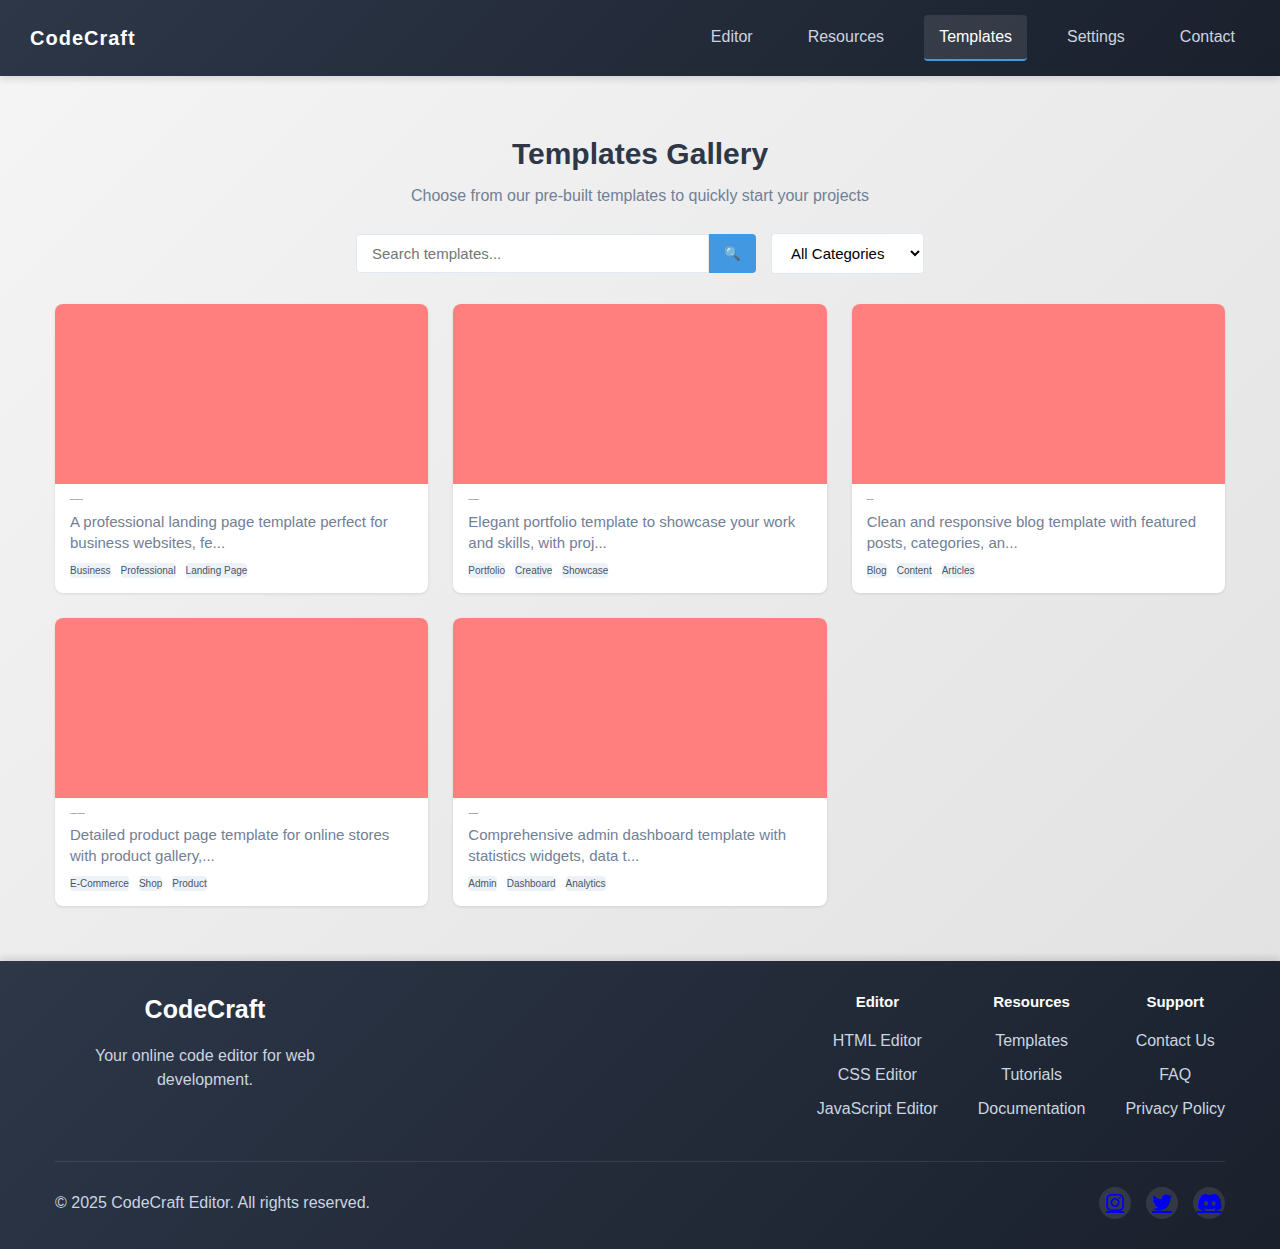
<file: templates.html>
<html>
<head>
    <title>CodeCraft Templates</title>
    <link rel="stylesheet" href="final.css">
    <link rel="stylesheet" href="templates-css.css">
    <link rel="stylesheet" href="footer.css">
    <link rel="stylesheet" href="https://cdnjs.cloudflare.com/ajax/libs/font-awesome/6.0.0/css/all.min.css">
</head>
<body>
    <header>
        <div class="logo">
            <h1>CodeCraft</h1>
        </div>
        
        <div class="hamburger-menu">
            <div class="hamburger-icon">
                <span></span>
                <span></span>
                <span></span>
            </div>
        </div>
        
        <nav id="main-nav">
            <ul>
                <li><a href="index.html">Editor</a></li>
                <li><a href="resources.html">Resources</a></li>
                <li><a href="templates.html" class="active">Templates</a></li>
                <li><a href="settings.html">Settings</a></li>
                <li><a href="contact.html">Contact</a></li>
            </ul>
        </nav>
    </header>

    <main>
        <div class="templates-container">
            <div class="templates-header">
                <h2>Templates Gallery</h2>
                <p>Choose from our pre-built templates to quickly start your projects</p>
                
                <div class="templates-filter">
                    <div class="search-box">
                        <input type="text" id="template-search" placeholder="Search templates...">
                        <button id="search-btn"><span class="search-icon">🔍</span></button>
                    </div>
                    
                    <div class="category-filter">
                        <select id="category-select">
                            <option value="all">All Categories</option>
                            <option value="landing-page">Landing Pages</option>
                            <option value="portfolio">Portfolios</option>
                            <option value="blog">Blogs</option>
                            <option value="ecommerce">E-commerce</option>
                            <option value="dashboard">Dashboards</option>
                        </select>
                    </div>
                </div>
            </div>
            
            <div class="templates-grid" id="templates-grid">
            
            </div>
        </div>
        
        
        <div id="template-modal" class="template-modal">
            <div class="modal-content">
                <div class="modal-header">
                    <h3 id="modal-template-name">Template Name</h3>
                    <button id="close-modal">&times;</button>
                </div>
                <div class="modal-body">
                    <div class="template-preview">
                        <iframe id="template-preview-frame"></iframe>
                    </div>
                    <div class="template-details">
                        <p id="modal-template-description">Template description will appear here.</p>
                        <div class="template-meta">
                            <div class="meta-item">
                                <span class="meta-label">Category:</span>
                                <span id="modal-category">Category</span>
                            </div>
                            <div class="meta-item">
                                <span class="meta-label">Tags:</span>
                                <span id="modal-template-tags"></span>
                            </div>
                        </div>
                        <div class="template-actions">
                            <button id="use-template-btn" class="primary-btn">Use Template</button>
                            <button id="customize-template-btn" class="secondary-btn">Customize</button>
                        </div>
                    </div>
                </div>
            </div>
        </div>
    </main>

    <footer>
        <div class="footer-container">
            <div class="footer-main">
                <div class="footer-brand">
                    <h2>CodeCraft</h2>
                    <p>Your online code editor for web development.</p>
                </div>
                
                <div class="footer-links">
                    <div class="footer-section">
                        <h3>Editor</h3>
                        <ul>
                            <li><a href="index.html">HTML Editor</a></li>
                            <li><a href="index.html">CSS Editor</a></li>
                            <li><a href="index.html">JavaScript Editor</a></li>
                        </ul>
                    </div>
                    
                    <div class="footer-section">
                        <h3>Resources</h3>
                        <ul>
                            <li><a href="templates.html">Templates</a></li>
                            <li><a href="resources.html">Tutorials</a></li>
                            <li><a href="resources.html">Documentation</a></li>
                        </ul>
                    </div>
                    
                    <div class="footer-section">
                        <h3>Support</h3>
                        <ul>
                            <li><a href="contact.html">Contact Us</a></li>
                            <li><a href="contact.html">FAQ</a></li>
                            <li><a href="#">Privacy Policy</a></li>
                        </ul>
                    </div>
                </div>
            </div>
            
            <div class="footer-bottom">
                <p>&copy; 2025 CodeCraft Editor. All rights reserved.</p>
                
                <div class="social-icons">
                    <a href="#"><i class="fab fa-instagram"></i></a>
                    <a href="#"><i class="fab fa-twitter"></i></a>
                     <a href="#"><i class="fab fa-discord"></i></a>
            </div>
        </div>
    </footer>


    <script src="templates.js"></script>
    <script>
        // Load theme from localStorage
        function loadTheme() {
            const currentTheme = localStorage.getItem('currentTheme') || 'light';
            applyTheme(currentTheme);
        }
        
        // Apply theme to page
        function applyTheme(theme) {
            document.body.classList.remove('theme-light', 'theme-dark', 'theme-contrast');
            document.body.classList.add(`theme-${theme}`);
            
            const root = document.documentElement;
            
            if (theme === 'light') {
                root.style.setProperty('--bg-color', '#f8f9fa');
                root.style.setProperty('--text-color', '#333333');
                root.style.setProperty('--primary-color', '#4299e1');
                root.style.setProperty('--secondary-color', '#ebf8ff');
                root.style.setProperty('--border-color', '#e2e8f0');
            } else if (theme === 'dark') {
                root.style.setProperty('--bg-color', '#1a202c');
                root.style.setProperty('--text-color', '#e2e8f0');
                root.style.setProperty('--primary-color', '#63b3ed');
                root.style.setProperty('--secondary-color', '#2d3748');
                root.style.setProperty('--border-color', '#4a5568');
            } else if (theme === 'contrast') {
                root.style.setProperty('--bg-color', '#000000');
                root.style.setProperty('--text-color', '#ffffff');
                root.style.setProperty('--primary-color', '#ffff00');
                root.style.setProperty('--secondary-color', '#0000ff');
                root.style.setProperty('--border-color', '#ffffff');
            }
        }
        
        // Initialize theme on page load
        document.addEventListener('DOMContentLoaded', function() {
            loadTheme();
        });
        
        // Load theme immediately in case DOMContentLoaded has already fired
        if (document.readyState === 'complete' || document.readyState === 'interactive') {
            loadTheme();
        }

        document.querySelector('.hamburger-icon').addEventListener('click', function() {
            this.classList.toggle('active');
            document.getElementById('main-nav').classList.toggle('active');
        });
        
        
    </script>
</body>
</html>
</file>
<file: footer.css>
.footer-container {
    max-width: 1200px;
    margin: 0 auto;
    padding: 15px;
}

.footer-main {
    display: flex;
    justify-content: space-between;
    padding-bottom: 30px;
    margin-bottom: 25px;
    border-bottom: 1px solid rgba(255, 255, 255, 0.1);
}

.footer-brand h2 {
    font-size: 25px;
    margin-bottom: 15px;
    color: white;
}

.footer-brand p {
    color: var(--primary-light);
    max-width: 300px;
}

.footer-links {
    display: flex;
    gap: 40px;
}

.footer-section h3 {
    color: white;
    font-size: 15px;
    margin-bottom: 15px;
}

.footer-section ul {
    list-style: none;
}

.footer-section ul li {
    margin-bottom: 10px;
}

.footer-section ul li a {
    color: var(--primary-light);
    text-decoration: none;
    transition: color 0.3s;
}

.footer-section ul li a:hover {
    color: white;
    text-decoration: underline;
}

.footer-bottom {
    display: flex;
    justify-content: space-between;
    align-items: center;
}

.social-icons {
    display: flex;
    gap: 15px;
}

.social-icons a {
    display: flex;
    align-items: center;
    justify-content: center;
    width: 32px;
    height: 32px;
    background-color: rgba(255, 255, 255, 0.1);
    border-radius: 50%;
    transition: all 0.3s;
}

.social-icons a:hover {
    background-color: var(--primary-blue);
    transform: translateY(-2px);
}

.social-icons a i {
    font-size: 20px;
}

/* Responsive Footer */
@media (max-width: 768px) {
    .footer-main {
        flex-direction: column;
        gap: 30px;
    }
    
    .footer-links {
        flex-wrap: wrap;
        gap: 25px;
    }
    
    .footer-section {
        flex: 1;
        min-width: 120px;
    }
    
    .footer-bottom {
        flex-direction: column;
        gap: 15px;
        text-align: center;
    }
}
</file>
<file: settings.css>
/* Settings Page Specific Styles */
.settings-container {
    max-width: 800px;
    margin: 0 auto;
    background-color: white;
    border-radius: 8px;
    box-shadow: 0 1px 3px rgba(0, 0, 0, 0.1);
    padding: 2rem;
}

.settings-container h2 {
    margin-bottom: 1.5rem;
    color: #2d3748;
    border-bottom: 2px solid #e2e8f0;
    padding-bottom: 0.8rem;
}

.settings-section {
    margin-bottom: 2rem;
}

.settings-section h3 {
    color: #4a5568;
    font-size: 1.2rem;
    margin-bottom: 1rem;
    padding-bottom: 0.5rem;
    border-bottom: 1px solid #edf2f7;
}

.setting-item {
    display: flex;
    justify-content: space-between;
    align-items: center;
    padding: 0.8rem 0;
    border-bottom: 1px solid #f7fafc;
}

.setting-item label {
    font-weight: 500;
    color: #4a5568;
}

.setting-item select, 
.setting-item input[type="text"],
.setting-item input[type="number"] {
    padding: 0.5rem;
    border-radius: 4px;
    border: 1px solid #e2e8f0;
    width: 200px;
    font-size: 0.9rem;
}

.range-container {
    display: flex;
    align-items: center;
    width: 200px;
}

.range-container input[type="range"] {
    flex: 1;
    margin-right: 10px;
}

.range-container span {
    min-width: 50px;
    text-align: right;
    font-size: 0.9rem;
    color: #718096;
}

/* Buttons */
.settings-btn {
    padding: 0.5rem 1rem;
    border: 1px solid #e2e8f0;
    background-color: #f7fafc;
    border-radius: 4px;
    font-size: 0.9rem;
    cursor: pointer;
    transition: all 0.2s;
    margin-right: 0.5rem;
}

.settings-btn:hover {
    background-color: #edf2f7;
}

.settings-btn.danger {
    color: #e53e3e;
    border-color: #fed7d7;
}

.settings-btn.danger:hover {
    background-color: #fff5f5;
}

.settings-actions {
    margin-top: 2rem;
    padding-top: 1.5rem;
    border-top: 2px solid #e2e8f0;
    display: flex;
    justify-content: flex-end;
    gap: 1rem;
}

.primary-btn {
    background-color: #4299e1;
    color: white;
    border: none;
    padding: 0.6rem 1.5rem;
    border-radius: 4px;
    font-weight: bold;
    cursor: pointer;
    transition: background-color 0.3s;
}

.primary-btn:hover {
    background-color: #3182ce;
}

.secondary-btn {
    background-color: #ffffff;
    color: #4a5568;
    border: 1px solid #cbd5e0;
    padding: 0.6rem 1.5rem;
    border-radius: 4px;
    font-weight: bold;
    cursor: pointer;
    transition: all 0.3s;
}

.secondary-btn:hover {
    background-color: #f7fafc;
    border-color: #a0aec0;
}

/* Responsive Adjustments */
@media (max-width: 768px) {
    .settings-container {
        padding: 1.5rem;
    }
    
    .setting-item {
        flex-direction: column;
        align-items: flex-start;
        gap: 0.5rem;
    }
    
    .setting-item select,
    .setting-item input[type="text"],
    .setting-item input[type="number"],
    .range-container {
        width: 100%;
    }
    
    .settings-actions {
        flex-direction: column;
        gap: 0.8rem;
    }
    
    .primary-btn, .secondary-btn {
        width: 100%;
    }
}
</file>
<file: templates-css.css>
.templates-container {
    max-width: 1400px;
    margin: 0 auto;
    padding: 25px;
}

.templates-header {
    margin-bottom: 30px;
    text-align: center;
}

.templates-header h2 {
    font-size: 30px;
    color: #2d3748;
    margin-bottom: 8px;
}

.templates-header p {
    color: #718096;
    margin-bottom: 25px;
}

.templates-filter {
    display: flex;
    justify-content: center;
    align-items: center;
    gap: 15px;
    margin: 25px 0;
}

.search-box {
    display: flex;
    max-width: 400px;
    width: 100%;
}

.search-box input {
    flex: 1;
    padding: 10px 15px;
    border: 1px solid #e2e8f0;
    border-radius: 4px 0 0 4px;
    font-size: 15px;
}

.search-box button {
    background-color: #4299e1;
    color: white;
    border: none;
    border-radius: 0 4px 4px 0;
    padding: 0 15px;
    cursor: pointer;
    transition: background-color 0.3s;
}

.search-box button:hover {
    background-color: #3182ce;
}

.category-filter select {
    padding: 10px 15px;
    border: 1px solid #e2e8f0;
    border-radius: 4px;
    background-color: white;
    font-size: 15px;
    min-width: 150px;
}

.templates-grid {
    display: grid;
    grid-template-columns: repeat(auto-fill, minmax(300px, 1fr));
    gap: 25px;
}

.template-card {
    background-color: white;
    border-radius: 8px;
    box-shadow: 0 1px 3px rgba(0, 0, 0, 0.1);
    overflow: hidden;
    transition: transform 0.3s, box-shadow 0.3s;
    cursor: pointer;
}

.template-card:hover {
    transform: translateY(-5px);
    box-shadow: 0 4px 6px rgba(0, 0, 0, 0.1);
}

.template-thumbnail {
    height: 180px;
    background-color: #f7fafc;
    position: relative;
    overflow: hidden;
}

.template-thumbnail img {
    width: 100%;
    height: 100%;
    object-fit: cover;
    transition: transform 0.3s;
}

.template-card:hover .template-thumbnail img {
    transform: scale(1.05);
}

.template-info {
    padding: 15px;
}

.template-info h3 {
    font-size: 1.15px;
    margin-bottom: 10px;
    color: #2d3748;
}

.template-info p {
    font-size: 15px;
    color: #718096;
    margin-bottom: 10px;
    line-height: 1.4;
}

.template-tags {
    display: flex;
    flex-wrap: wrap;
    gap: 10px;
}

.template-tag {
    background-color: #edf2f7;
    color: #4a5568;
    font-size: 10px;
    padding: 5px 10 px;
    border-radius: 4px;
}

/* Modal Styles */
.template-modal {
    display: none;
    position: fixed;
    top: 0;
    left: 0;
    width: 100%;
    height: 100%;
    background-color: rgba(0, 0, 0, 0.5);
    z-index: 1001;
    overflow-y: auto;
}

.modal-content {
    background-color: white;
    margin: 5% auto;
    padding: 30px;
    max-width: 900px;
    width: 90%;
    border-radius: 8px;
    position: relative;
}

.close-modal {
    position: absolute;
    top: 15px;
    right: 25px;
    font-size: 25px;
    cursor: pointer;
    color: #718096;
}

.close-modal:hover {
    color: #2d3748;
}

.template-preview {
    margin: 25px 0;
    border: 1px solid #e2e8f0;
    border-radius: 4px;
    min-height: 400px;
}

#template-preview-frame {
    width: 100%;
    height: 400px;
    border: none;
}

.template-details {
    margin-bottom: 25px;
}

.template-details p {
    color: #4a5568;
    line-height: 1.6;
    margin-bottom: 15px;
}

.template-actions {
    display: flex;
    gap: 15px;
    justify-content: center;
}

.primary-btn, .secondary-btn {
    padding: 10px 25px;
    border-radius: 4px;
    font-weight: bold;
    cursor: pointer;
    transition: background-color 0.3s;
    border: none;
}

.primary-btn {
    background-color: #4299e1;
    color: white;
}

.primary-btn:hover {
    background-color: #3182ce;
}

.secondary-btn {
    background-color: white;
    color: #4299e1;
    border: 1px solid #4299e1;
}

.secondary-btn:hover {
    background-color: #f0f7ff;
}

/* Responsive adjustments */
@media (max-width: 768px) {
    .templates-filter {
        flex-direction: column;
        align-items: stretch;
    }
    
    .templates-grid {
        grid-template-columns: repeat(auto-fill, minmax(250px, 1fr));
    }
    
    .modal-content {
        width: 95%;
        padding: 25px;
    }
    
    .template-actions {
        flex-direction: column;
    }
}

@media (max-width: 480px) {
    .templates-grid {
        grid-template-columns: 1fr;
    }
}
</file>
<file: final.css>
/* General Reset and Variables */

/* 🌑 Dark Mode */
body.theme-dark {
    background-color: #121212 !important;
    color: #333 !important;
}

/* Update all containers, cards, modals, and sections */
body.theme-dark .container, 
body.theme-dark .card, 
body.theme-dark .modal-content, 
body.theme-dark header, 
body.theme-dark footer, 
body.theme-dark main, 
body.theme-dark section{
    background-color: #1e1e1e !important;
    color: #333 !important;
    border: 1px solid #333 !important;
}

body.theme-dark textarea{
    color: #333;
}

/* Dark mode buttons */
body.theme-dark button {
    background-color: #333 !important;
    color: #e0e0e0 !important;
    border: 1px solid #444 !important;
}

body.theme-dark button:hover {
    background-color: #444 !important;
}

body.theme-contrast .container, 
body.theme-contrast .card, 
body.theme-contrast .modal-content, 
body.theme-contrast header, 
body.theme-contrast footer, 
body.theme-contrast main, 
body.theme-contrast section {
    background-color: black !important;
    color: yellow !important;
    border: 4px solid yellow !important;
}

body.theme-contrast a {
    color: cyan !important;
    text-decoration: underline !important;
    font-weight: bold !important;
}


body.theme-contrast button {
    background-color: yellow !important;
    color: black !important;
    border: 4px solid white !important;
    font-weight: bold !important;
}

body.theme-contrast button:hover {
    background-color: cyan !important;
    color: black !important;
}



:root {
    --primary-dark: #2d3748;
    --primary-darker: #1a202c;
    --primary-light: #cbd5e0;
    --primary-blue: #4299e1;
    --primary-blue-dark: #3182ce;
    --primary-blue-darker: #2b6cb0;
    --bg-light: #f5f5f5;
    --bg-lighter: #f8fafc;
    --border-color: #e2e8f0;
    --text-color: #2d3748;
    --text-light: #4a5568;
    --shadow-sm: 0 4px 6px rgba(0, 0, 0, 0.1);
    --shadow-md: 0 6px 12px rgba(0, 0, 0, 0.15);
    --transition: all 0.3s ease;
    --radius-sm: 4px;
    --radius-md: 8px;
    --radius-lg: 12px;
}

* {
    margin: 0;
    padding: 0;
    box-sizing: border-box;
    font-family: Arial, sans-serif;
}

body {
    min-height: 100vh;
    display: flex;
    flex-direction: column;
    background: linear-gradient(135deg, var(--bg-light), #e0e0e0);
    color: var(--text-color);
    line-height: 1.5;
}

/* Header */
header {
    background: linear-gradient(135deg, var(--primary-dark), var(--primary-darker));
    color: white;
    padding: 15px 30px;
    display: flex;
    justify-content: space-between;
    align-items: center;
    position: relative;
    box-shadow: var(--shadow-sm);
}

.logo h1 {
    font-size: 20px;
    font-weight: 700;
    letter-spacing: 1px;
}

/* Navigation */
nav ul {
    display: flex;
    list-style: none;
    gap: 25px;
}

nav a {
    color: var(--primary-light);
    text-decoration: none;
    padding: 10px 15px;
    transition: var(--transition);
    border-radius: var(--radius-sm);
    display: block;
}

nav a:hover, 
nav a.active {
    color: white;
    background-color: rgba(255, 255, 255, 0.1);
}

nav a.active {
    border-bottom: 2px solid var(--primary-blue);
}

/* Hamburger Menu */
.hamburger-menu {
    display: none;
    cursor: pointer;
    z-index: 1000;
}

.hamburger-icon {
    width: 30px;
    height: 24px;
    position: relative;
    display: flex;
    flex-direction: column;
    justify-content: space-between;
}

.hamburger-icon span {
    display: block;
    height: 3px;
    width: 100%;
    background-color: white;
    border-radius: 3px;
    transition: var(--transition);
}

.hamburger-icon.active span:nth-child(1) {
    transform: translateY(10.5px) rotate(45deg);
}

.hamburger-icon.active span:nth-child(2) {
    opacity: 0;
}

.hamburger-icon.active span:nth-child(3) {
    transform: translateY(-10.5px) rotate(-45deg);
}

/* Main Content */
main {
    flex: 1;
    padding: 30px;
}

/* Editor Container */
.editor-container {
    display: flex;
    gap: 25px;
    height: calc(100vh - 160px);
    max-width: 1400px;
    margin: 0 auto;
}

.editor-section, 
.preview-section {
    flex: 1;
    display: flex;
    flex-direction: column;
    background-color: white;
    border-radius: var(--radius-lg);
    box-shadow: var(--shadow-sm);
    overflow: hidden;
}

/* Tabs */
.tabs {
    display: flex;
    border-bottom: 1px solid var(--border-color);
    background-color: var(--bg-lighter);
}

.tab-btn {
    padding: 12px 25px;
    background: none;
    border: none;
    cursor: pointer;
    font-size: 15px;
    transition: var(--transition);
    color: var(--text-light);
}

.tab-btn:hover {
    background-color: #edf2f7;
}

.tab-btn.active {
    border-bottom: 2px solid var(--primary-blue);
    color: var(--primary-blue-darker);
    font-weight: 600;
}

/* Editor Tabs */
.editor-tabs {
    flex: 1;
    position: relative;
}

.editor-tab {
    display: none;
    height: 100%;
}

.editor-tab.active {
    display: block;
    height: 100%;
}

textarea {
    width: 100%;
    height: 100%;
    padding: 15px;
    border: none;
    resize: none;
    font-family: 'Consolas', 'Monaco', 'Courier New', monospace;
    font-size: 15px;
    line-height: 1.5;
    outline: none;
    background-color: var(--bg-lighter);
    color: var(--text-color);
}

/* Editor Controls */
.editor-controls {
    display: flex;
    justify-content: space-between;
    padding: 15px;
    border-top: 1px solid var(--border-color);
    background-color: var(--bg-lighter);
}

#run-btn {
    background: linear-gradient(135deg, var(--primary-blue), var(--primary-blue-dark));
    color: white;
    border: none;
    padding: 10px 25px;
    border-radius: var(--radius-sm);
    font-weight: 600;
    cursor: pointer;
    transition: var(--transition);
}

#run-btn:hover {
    background: linear-gradient(135deg, var(--primary-blue-dark), var(--primary-blue-darker));
    transform: translateY(-1px);
    box-shadow: 0 2px 4px rgba(0, 0, 0, 0.1);
}

.preview-toggle {
    display: flex;
    align-items: center;
    gap: 10px;
}

/* Toggle Switch */
.switch {
    position: relative;
    display: inline-block;
    width: 46px;
    height: 24px;
}

.switch input {
    opacity: 0;
    width: 0;
    height: 0;
}

.slider {
    position: absolute;
    cursor: pointer;
    top: 0;
    left: 0;
    right: 0;
    bottom: 0;
    background-color: #ccc;
    transition: var(--transition);
    border-radius: 24px;
}

.slider:before {
    position: absolute;
    content: "";
    height: 18px;
    width: 18px;
    left: 3px;
    bottom: 3px;
    background-color: white;
    transition: var(--transition);
    border-radius: 50%;
}

input:checked + .slider {
    background-color: var(--primary-blue);
}

input:checked + .slider:before {
    transform: translateX(22px);
}

/* Preview Section */
.preview-section h3 {
    padding: 15px;
    border-bottom: 1px solid var(--border-color);
    background-color: var(--bg-lighter);
}

#preview-frame {
    flex: 1;
    width: 100%;
    border: none;
    background-color: white;
}

/* Footer */
footer {
    background: linear-gradient(135deg, var(--primary-dark), var(--primary-darker));
    color: var(--primary-light);
    padding: 15px 30px;
    text-align: center;
    box-shadow: 0 -4px 6px rgba(0, 0, 0, 0.1);
}

/* Resources Page Styles */
.resources-container {
    max-width: 1200px;
    margin: 0 auto;
    padding: 30px;
}

.section-title {
    color: var(--text-color);
    margin: 30px 0 15px;
    padding-bottom: 10px;
    border-bottom: 2px solid var(--primary-blue);
    font-size: 20px;
    font-weight: 700;
}

.snippets-grid {
    display: grid;
    grid-template-columns: repeat(auto-fill, minmax(300px, 1fr));
    gap: 25px;
    margin-bottom: 45px;
}

.snippet-card {
    background: white;
    border-radius: var(--radius-lg);
    padding: 25px;
    box-shadow: var(--shadow-sm);
    transition: transform 0.3s ease, box-shadow 0.3s ease;
    display: flex;
    flex-direction: column;
    height: 100%;
}

.snippet-card:hover {
    transform: translateY(-5px);
    box-shadow: var(--shadow-md);
}

.snippet-card h3 {
    margin-bottom: 15px;
    color: var(--text-color);
    font-size: 1.30px;
    font-weight: 600;
}

.snippet-card pre {
    background: var(--bg-lighter);
    padding: 15px;
    border-radius: var(--radius-md);
    overflow-x: auto;
    margin-bottom: 15px;
    flex: 1;
}

.snippet-card code {
    font-family: 'Consolas', 'Monaco', 'Courier New', monospace;
    font-size: 15px;
    color: var(--text-color);
    line-height: 1.5;
}

.try-btn {
    background: linear-gradient(135deg, var(--primary-blue), var(--primary-blue-dark));
    color: white;
    border: none;
    padding: 10px 15px;
    border-radius: var(--radius-sm);
    cursor: pointer;
    width: 100%;
    transition: var(--transition);
    font-weight: 500;
    margin-top: auto;
}

.try-btn:hover {
    background: linear-gradient(135deg, var(--primary-blue-dark), var(--primary-blue-darker));
    transform: translateY(-1px);
    box-shadow: 0 2px 4px rgba(0, 0, 0, 0.1);
}

/* Settings Page Specific Styles */
.settings-container {
    max-width: 800px;
    margin: 0 auto;
    background-color: white;
    border-radius: var(--radius-md);
    box-shadow: var(--shadow-sm);
    padding: 30px;
}

.settings-container h2 {
    margin-bottom: 25px;
    color: var(--text-color);
    border-bottom: 2px solid var(--border-color);
    padding-bottom: 12px;
}

.settings-section {
    margin-bottom: 30px;
}

.settings-section h3 {
    color: var(--text-light);
    font-size: 1.30px;
    margin-bottom: 15px;
    padding-bottom: 10px;
    border-bottom: 1px solid var(--bg-lighter);
}

.setting-item {
    display: flex;
    justify-content: space-between;
    align-items: center;
    padding: 12px 0;
    border-bottom: 1px solid var(--bg-lighter);
}

.setting-item label {
    font-weight: 500;
    color: var(--text-light);
}

.setting-item select, 
.setting-item input[type="text"],
.setting-item input[type="number"] {
    padding: 10px;
    border-radius: var(--radius-sm);
    border: 1px solid var(--border-color);
    width: 200px;
    font-size: 15px;
}

.range-container {
    display: flex;
    align-items: center;
    width: 200px;
}

.range-container input[type="range"] {
    flex: 1;
    margin-right: 10px;
}

.range-container span {
    min-width: 50px;
    text-align: right;
    font-size: 15px;
    color: var(--text-light);
}

/* Buttons */
.settings-btn {
    padding: 10px 15px;
    border: 1px solid var(--border-color);
    background-color: var(--bg-lighter);
    border-radius: var(--radius-sm);
    font-size: 15px;
    cursor: pointer;
    transition: var(--transition);
    margin-right: 10px;
}

.settings-btn:hover {
    background-color: var(--bg-light);
}

.settings-btn.danger {
    color: #e53e3e;
    border-color: #fed7d7;
}

.settings-btn.danger:hover {
    background-color: #fff5f5;
}

.settings-actions {
    margin-top: 30px;
    padding-top: 25px;
    border-top: 2px solid var(--border-color);
    display: flex;
    justify-content: flex-end;
    gap: 15px;
}

.primary-btn {
    background-color: var(--primary-blue);
    color: white;
    border: none;
    padding: 10px 25px;
    border-radius: var(--radius-sm);
    font-weight: bold;
    cursor: pointer;
    transition: background-color 0.3s;
}

.primary-btn:hover {
    background-color: var(--primary-blue-dark);
}

.secondary-btn {
    background-color: white;
    color: var(--text-light);
    border: 1px solid var(--border-color);
    padding: 10px 25px;
    border-radius: var(--radius-sm);
    font-weight: bold;
    cursor: pointer;
    transition: all 0.3s;
}

.secondary-btn:hover {
    background-color: var(--bg-lighter);
    border-color: var(--primary-light);
}

/* Responsive Adjustments */
@media (max-width: 900px) {
    .editor-container {
        flex-direction: column;
        height: auto;
    }
    
    .editor-section, 
    .preview-section {
        height: 50vh;
    }
}

@media (max-width: 768px) {
    .hamburger-menu {
        display: block;
    }
    
    nav {
        position: fixed;
        top: 0;
        right: -100%;
        width: 250px;
        height: 100vh;
        background-color: var(--primary-dark);
        box-shadow: -5px 0 15px rgba(0, 0, 0, 0.1);
        transition: right 0.3s ease;
        z-index: 999;
    }
    
    nav.active {
        right: 0;
    }
    
    nav ul {
        flex-direction: column;
        gap: 0;
        padding-top: 70px;
    }
    
    nav ul li {
        width: 100%;
    }
    
    nav ul li a {
        display: block;
        padding: 15px 25px;
        border-bottom: 1px solid rgba(255, 255, 255, 0.1);
    }
    
    nav a.active {
        border-bottom: 1px solid rgba(255, 255, 255, 0.1);
        border-left: 4px solid var(--primary-blue);
    }

    .settings-container {
        padding: 25px;
    }
    
    .setting-item {
        flex-direction: column;
        align-items: flex-start;
        gap: 10px;
    }
    
    .setting-item select,
    .setting-item input[type="text"],
    .setting-item input[type="number"],
    .range-container {
        width: 100%;
    }
    
    .settings-actions {
        flex-direction: column;
        gap: 12px;
    }
    
    .primary-btn, .secondary-btn {
        width: 100%;
    }
}

@media (max-width: 600px) {
    header {
        padding: 15px;
    }
    
    .tabs {
        flex-direction: row;
        overflow-x: auto;
        scrollbar-width: thin;
        -ms-overflow-style: none;
    }
    
    .tabs::-webkit-scrollbar {
        height: 4px;
    }
    
    .tabs::-webkit-scrollbar-thumb {
        background-color: rgba(0, 0, 0, 0.2);
        border-radius: 4px;
    }
    
    .tab-btn {
        padding: 10px 15px;
        white-space: nowrap;
    }
    
    .editor-controls {
        flex-direction: column;
        gap: 15px;
        align-items: flex-start;
    }
    
    .resources-container {
        padding: 15px;
    }
    
    .snippets-grid {
        grid-template-columns: 1fr;
    }
}

/* Print Styles */
@media print {
    header, 
    footer, 
    .editor-controls, 
    .tabs {
        display: none;
    }
    
    body {
        background: white;
    }
    
    .editor-container {
        display: block;
        height: auto;
    }
    
    .editor-section, 
    .preview-section {
        box-shadow: none;
        height: auto;
    }
}
</file>
